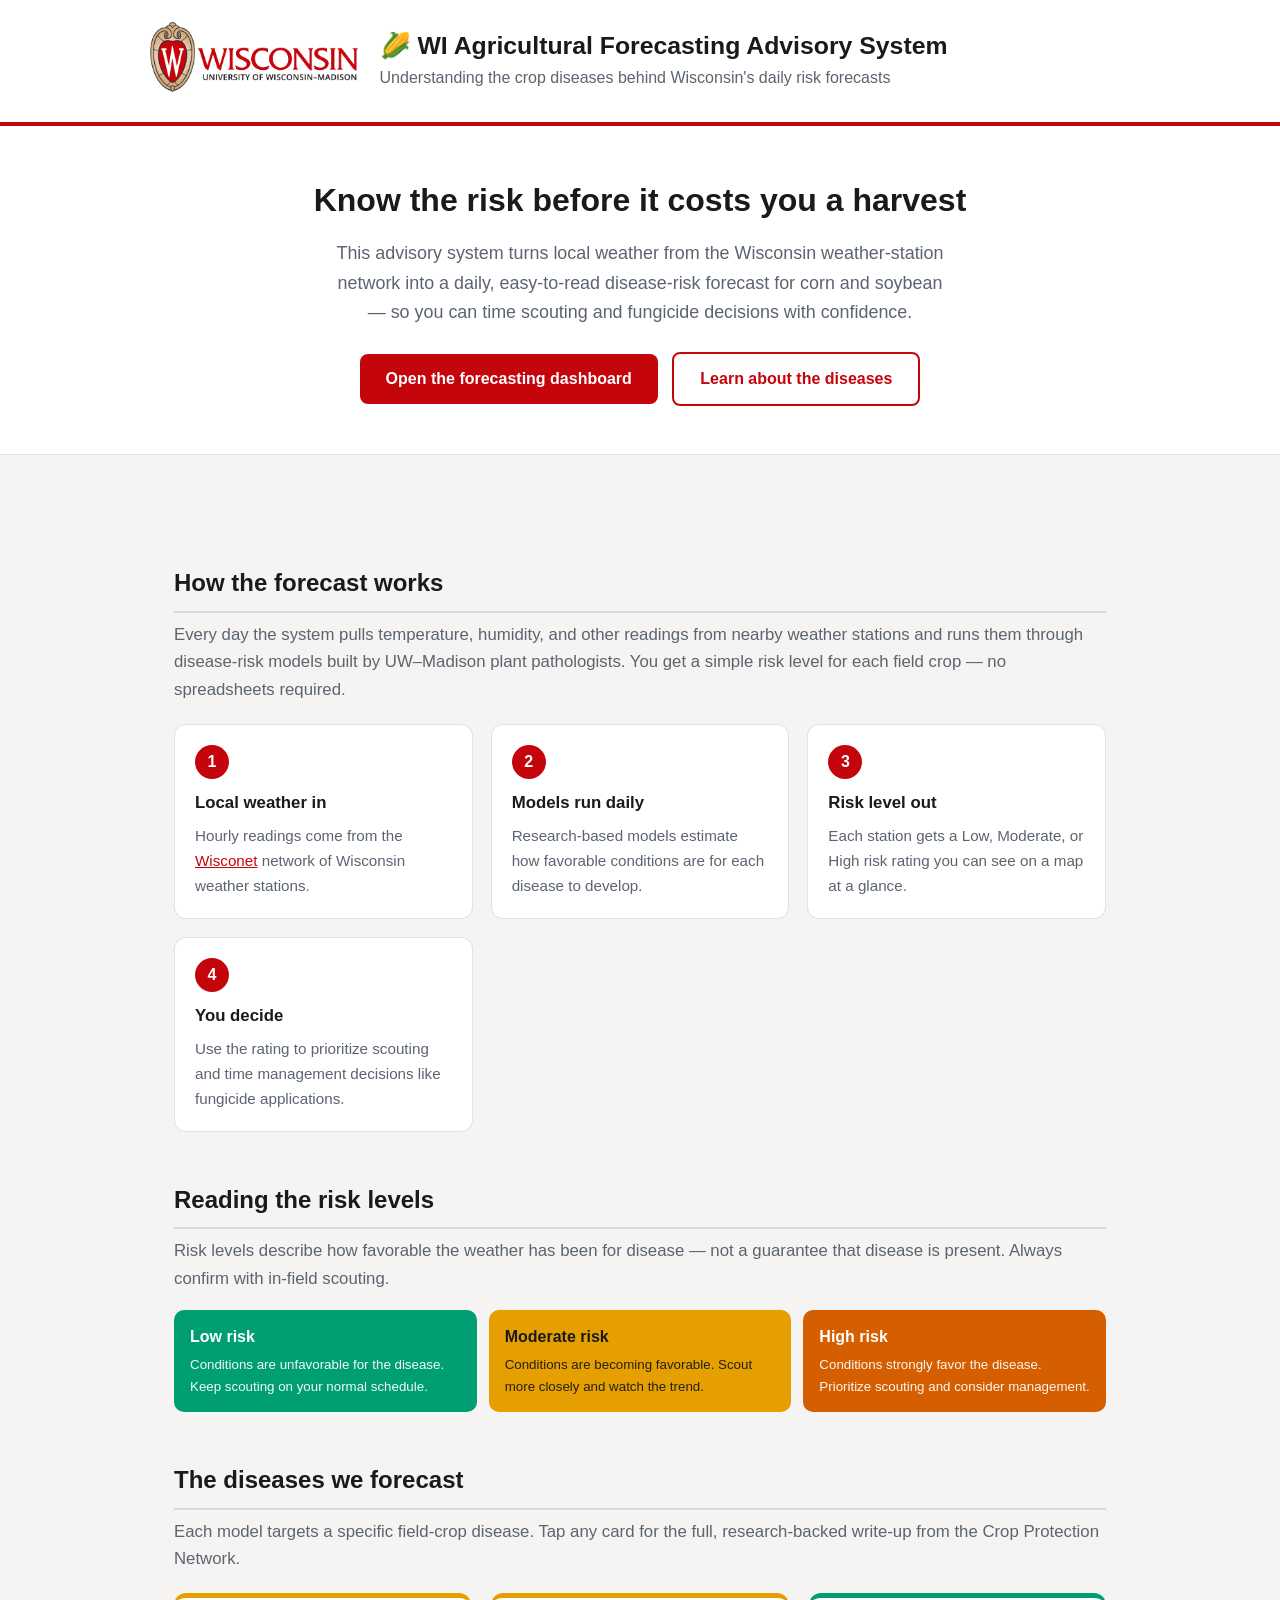
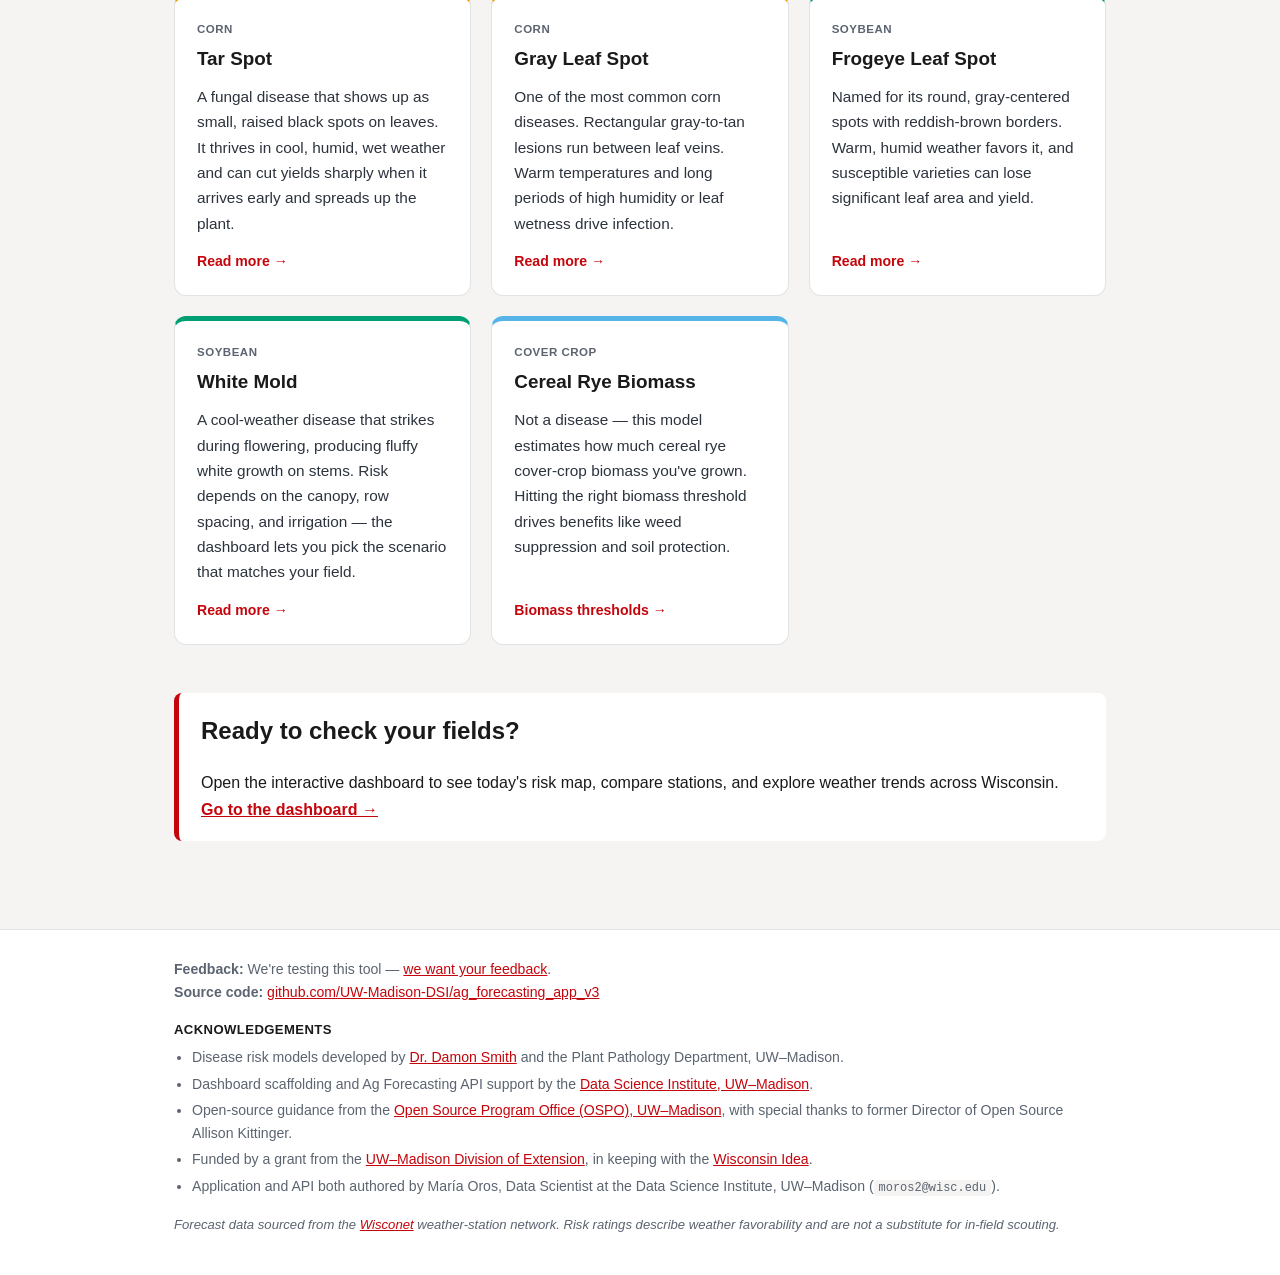
<file: docs/index.html>
<!doctype html>
<html lang="en">
<head>
  <meta charset="utf-8">
  <meta name="viewport" content="width=device-width, initial-scale=1.0">
  <title>Understanding Crop Disease Risk · WI Agricultural Forecasting</title>
  <meta name="description"
        content="A plain-language guide to the corn and soybean diseases — and the cereal rye cover-crop biomass model — behind Wisconsin's daily agricultural risk forecasts.">
  <link rel="icon" href="assets/uw-logo-vertical-color-web-digital.png">
  <link rel="stylesheet" href="style.css">
</head>
<body>

  <!-- ============ Header ============ -->
  <header class="site-header">
    <div class="header-inner">
      <a href="https://www.wisc.edu/" target="_blank" rel="noopener">
        <img class="logo" src="assets/uw-logo-horizontal-color-web-digital.png"
             alt="University of Wisconsin–Madison">
      </a>
      <div class="header-text">
        <h1>🌽 WI Agricultural Forecasting Advisory System</h1>
        <p>Understanding the crop diseases behind Wisconsin's daily risk forecasts</p>
      </div>
    </div>
  </header>

  <!-- ============ Hero ============ -->
  <section class="hero">
    <div class="hero-inner">
      <h2>Know the risk before it costs you a harvest</h2>
      <p>
        This advisory system turns local weather from the Wisconsin weather-station
        network into a daily, easy-to-read disease-risk forecast for corn and
        soybean — so you can time scouting and fungicide decisions with confidence.
      </p>
      <a class="btn" href="https://connect.doit.wisc.edu/ag_forecasting/"
         target="_blank" rel="noopener">Open the forecasting dashboard</a>
      <a class="btn btn-secondary" href="#diseases">Learn about the diseases</a>
    </div>
  </section>

  <main>

    <!-- ============ How it works ============ -->
    <section id="how">
      <h2>How the forecast works</h2>
      <p class="lead">
        Every day the system pulls temperature, humidity, and other readings from
        nearby weather stations and runs them through disease-risk models built by
        UW–Madison plant pathologists. You get a simple risk level for each field
        crop — no spreadsheets required.
      </p>
      <div class="steps">
        <div class="step">
          <div class="num">1</div>
          <h3>Local weather in</h3>
          <p>Hourly readings come from the
             <a href="https://wisconet.wisc.edu/" target="_blank" rel="noopener">Wisconet</a>
             network of Wisconsin weather stations.</p>
        </div>
        <div class="step">
          <div class="num">2</div>
          <h3>Models run daily</h3>
          <p>Research-based models estimate how favorable conditions are for each
             disease to develop.</p>
        </div>
        <div class="step">
          <div class="num">3</div>
          <h3>Risk level out</h3>
          <p>Each station gets a Low, Moderate, or High risk rating you can see on a
             map at a glance.</p>
        </div>
        <div class="step">
          <div class="num">4</div>
          <h3>You decide</h3>
          <p>Use the rating to prioritize scouting and time management decisions like
             fungicide applications.</p>
        </div>
      </div>
    </section>

    <!-- ============ Reading the risk ============ -->
    <section id="risk">
      <h2>Reading the risk levels</h2>
      <p class="lead">
        Risk levels describe how favorable the weather has been for disease — not a
        guarantee that disease is present. Always confirm with in-field scouting.
      </p>
      <div class="risk-legend">
        <div class="risk-pill low">
          Low risk
          <small>Conditions are unfavorable for the disease. Keep scouting on your normal schedule.</small>
        </div>
        <div class="risk-pill mod">
          Moderate risk
          <small>Conditions are becoming favorable. Scout more closely and watch the trend.</small>
        </div>
        <div class="risk-pill high">
          High risk
          <small>Conditions strongly favor the disease. Prioritize scouting and consider management.</small>
        </div>
      </div>
    </section>

    <!-- ============ Diseases ============ -->
    <section id="diseases">
      <h2>The diseases we forecast</h2>
      <p class="lead">
        Each model targets a specific field-crop disease. Tap any card for the full,
        research-backed write-up from the Crop Protection Network.
      </p>
      <div class="cards">

        <div class="card corn">
          <span class="crop">Corn</span>
          <h3>Tar Spot</h3>
          <p>
            A fungal disease that shows up as small, raised black spots on leaves.
            It thrives in cool, humid, wet weather and can cut yields sharply when it
            arrives early and spreads up the plant.
          </p>
          <a class="ref" href="https://cropprotectionnetwork.org/encyclopedia/tar-spot-of-corn"
             target="_blank" rel="noopener">Read more</a>
        </div>

        <div class="card corn">
          <span class="crop">Corn</span>
          <h3>Gray Leaf Spot</h3>
          <p>
            One of the most common corn diseases. Rectangular gray-to-tan lesions
            run between leaf veins. Warm temperatures and long periods of high
            humidity or leaf wetness drive infection.
          </p>
          <a class="ref" href="https://cropprotectionnetwork.org/encyclopedia/gray-leaf-spot-of-corn"
             target="_blank" rel="noopener">Read more</a>
        </div>

        <div class="card soybean">
          <span class="crop">Soybean</span>
          <h3>Frogeye Leaf Spot</h3>
          <p>
            Named for its round, gray-centered spots with reddish-brown borders.
            Warm, humid weather favors it, and susceptible varieties can lose
            significant leaf area and yield.
          </p>
          <a class="ref" href="https://cropprotectionnetwork.org/encyclopedia/frogeye-leaf-spot-of-soybean"
             target="_blank" rel="noopener">Read more</a>
        </div>

        <div class="card soybean">
          <span class="crop">Soybean</span>
          <h3>White Mold</h3>
          <p>
            A cool-weather disease that strikes during flowering, producing fluffy
            white growth on stems. Risk depends on the canopy, row spacing, and
            irrigation — the dashboard lets you pick the scenario that matches your field.
          </p>
          <a class="ref" href="https://cropprotectionnetwork.org/encyclopedia/white-mold-of-soybean"
             target="_blank" rel="noopener">Read more</a>
        </div>

        <div class="card cover">
          <span class="crop">Cover crop</span>
          <h3>Cereal Rye Biomass</h3>
          <p>
            Not a disease — this model estimates how much cereal rye cover-crop
            biomass you've grown. Hitting the right biomass threshold drives benefits
            like weed suppression and soil protection.
          </p>
          <a class="ref"
             href="https://cropsandsoils.extension.wisc.edu/articles/biomass-thresholds-for-cereal-rye-cover-crop-goals/"
             target="_blank" rel="noopener">Biomass thresholds</a>
        </div>

      </div>
    </section>

    <!-- ============ Call to action ============ -->
    <section id="cta">
      <div class="callout">
        <h2 style="border:0; margin-top:0;">Ready to check your fields?</h2>
        <p style="margin-bottom:0;">
          Open the interactive dashboard to see today's risk map, compare stations,
          and explore weather trends across Wisconsin.
          <a href="https://connect.doit.wisc.edu/ag_forecasting/"
             target="_blank" rel="noopener"><strong>Go to the dashboard →</strong></a>
        </p>
      </div>
    </section>

  </main>

  <!-- ============ Footer ============ -->
  <footer class="site-footer">
    <div class="footer-inner">
      <div>
        <strong>Feedback:</strong>
        We're testing this tool —
        <a href="https://forms.gle/qPX1KycHb42mgkYU6" target="_blank" rel="noopener">
          we want your feedback</a>.
      </div>
      <div>
        <strong>Source code:</strong>
        <a href="https://github.com/UW-Madison-DSI/ag_forecasting_app_v3"
           target="_blank" rel="noopener">github.com/UW-Madison-DSI/ag_forecasting_app_v3</a>
      </div>

      <div class="ack-title">Acknowledgements</div>
      <ul>
        <li>Disease risk models developed by
          <a href="https://plantpath.wisc.edu/" target="_blank" rel="noopener">Dr. Damon Smith</a>
          and the Plant Pathology Department, UW–Madison.</li>
        <li>Dashboard scaffolding and Ag Forecasting API support by the
          <a href="https://datascience.wisc.edu/" target="_blank" rel="noopener">
            Data Science Institute, UW–Madison</a>.</li>
        <li>Open-source guidance from the
          <a href="https://ospo.wisc.edu/" target="_blank" rel="noopener">
            Open Source Program Office (OSPO), UW–Madison</a>, with special thanks
          to former Director of Open Source Allison Kittinger.</li>
        <li>Funded by a grant from the
          <a href="https://extension.wisc.edu/" target="_blank" rel="noopener">
            UW–Madison Division of Extension</a>, in keeping with the
          <a href="https://www.wisc.edu/wisconsin-idea/" target="_blank" rel="noopener">
            Wisconsin Idea</a>.</li>
        <li>Application and API both authored by María Oros, Data Scientist at the
          Data Science Institute, UW–Madison (<code>moros2@wisc.edu</code>).</li>
      </ul>

      <p style="margin-top:16px; font-style:italic; font-size:0.82rem;">
        Forecast data sourced from the
        <a href="https://wisconet.wisc.edu/" target="_blank" rel="noopener">Wisconet</a>
        weather-station network. Risk ratings describe weather favorability and are
        not a substitute for in-field scouting.
      </p>
    </div>
  </footer>

</body>
</html>
</file>
<file: docs/style.css>
/* ============================================================
   Crop Disease Forecasting — farmer-facing education page.
   Standalone stylesheet (no build step) using the UW–Madison
   brand palette so it matches the dashboard.
   ============================================================ */

:root {
  --uw-red:      #C5050C;   /* Badger Red */
  --uw-anchor:   #9B0000;
  --ink:         #1a1a1a;
  --ink-muted:   #5b6470;
  --surface:     #ffffff;
  --surface-alt: #f5f4f2;
  --border:      rgba(17, 24, 39, 0.12);

  /* Okabe–Ito colorblind-safe accents, matching CLASS_COLORS. */
  --risk-low:    #009E73;
  --risk-mod:    #E69F00;
  --risk-high:   #D55E00;
}

* { box-sizing: border-box; }

html { scroll-behavior: smooth; }

body {
  margin: 0;
  font-family: -apple-system, BlinkMacSystemFont, "Segoe UI", Roboto, Helvetica, Arial, sans-serif;
  color: var(--ink);
  background: var(--surface-alt);
  line-height: 1.65;
}

a { color: var(--uw-red); }
a:hover { color: var(--uw-anchor); }

/* -------------------- Header -------------------- */
.site-header {
  background: var(--surface);
  border-bottom: 4px solid var(--uw-red);
  padding: 22px 24px;
}
.header-inner {
  max-width: 980px;
  margin: 0 auto;
  display: flex;
  align-items: center;
  gap: 22px;
  flex-wrap: wrap;
}
.site-header img.logo {
  height: 70px;
  width: auto;
}
.header-text h1 {
  margin: 0;
  font-size: 1.55rem;
  line-height: 1.2;
}
.header-text p {
  margin: 4px 0 0;
  color: var(--ink-muted);
  font-size: 1rem;
}

/* -------------------- Hero -------------------- */
.hero {
  background: var(--surface);
  color: var(--ink);
  padding: 48px 24px;
  text-align: center;
  border-bottom: 1px solid var(--border);
}
.hero-inner { max-width: 760px; margin: 0 auto; }
.hero h2 { margin: 0 0 12px; font-size: 2rem; }
.hero p { margin: 0 auto 24px; font-size: 1.12rem; color: var(--ink-muted); max-width: 620px; }
.btn {
  display: inline-block;
  background: var(--uw-red);
  color: #fff;
  font-weight: 700;
  text-decoration: none;
  padding: 12px 26px;
  border-radius: 8px;
  transition: transform 0.08s ease, box-shadow 0.08s ease;
}
.btn:hover { transform: translateY(-1px); box-shadow: 0 6px 16px rgba(0,0,0,0.15); color: #fff; }
.btn-secondary {
  background: transparent;
  color: var(--uw-red);
  border: 2px solid var(--uw-red);
  margin-left: 10px;
}
.btn-secondary:hover { background: rgba(197,5,12,0.06); color: var(--uw-red); }

/* -------------------- Layout -------------------- */
main { max-width: 980px; margin: 0 auto; padding: 40px 24px; }
section { margin-bottom: 48px; }
section > h2 {
  font-size: 1.5rem;
  border-bottom: 2px solid var(--border);
  padding-bottom: 8px;
  margin-bottom: 8px;
}
.lead { color: var(--ink-muted); font-size: 1.05rem; margin-top: 0; }

/* -------------------- How it works steps -------------------- */
.steps {
  display: grid;
  grid-template-columns: repeat(auto-fit, minmax(220px, 1fr));
  gap: 18px;
  margin-top: 20px;
}
.step {
  background: var(--surface);
  border: 1px solid var(--border);
  border-radius: 12px;
  padding: 20px;
}
.step .num {
  display: inline-flex;
  align-items: center;
  justify-content: center;
  width: 34px; height: 34px;
  border-radius: 50%;
  background: var(--uw-red);
  color: #fff;
  font-weight: 700;
  margin-bottom: 10px;
}
.step h3 { margin: 0 0 6px; font-size: 1.05rem; }
.step p { margin: 0; color: var(--ink-muted); font-size: 0.95rem; }

/* -------------------- Risk legend -------------------- */
.risk-legend { display: flex; gap: 12px; flex-wrap: wrap; margin-top: 16px; }
.risk-pill {
  flex: 1 1 200px;
  border-radius: 10px;
  padding: 14px 16px;
  color: #fff;
  font-weight: 600;
}
.risk-pill small { display: block; font-weight: 400; opacity: 0.95; margin-top: 4px; }
.risk-pill.low  { background: var(--risk-low); }
.risk-pill.mod  { background: var(--risk-mod); color: #1a1a1a; }
.risk-pill.high { background: var(--risk-high); }

/* -------------------- Disease cards -------------------- */
.cards {
  display: grid;
  grid-template-columns: repeat(auto-fit, minmax(280px, 1fr));
  gap: 20px;
  margin-top: 20px;
}
.card {
  background: var(--surface);
  border: 1px solid var(--border);
  border-radius: 12px;
  padding: 22px;
  border-top: 5px solid var(--uw-red);
  display: flex;
  flex-direction: column;
}
.card .crop {
  display: inline-block;
  font-size: 0.72rem;
  font-weight: 700;
  text-transform: uppercase;
  letter-spacing: 0.5px;
  color: var(--ink-muted);
  margin-bottom: 4px;
}
.card h3 { margin: 0 0 10px; font-size: 1.18rem; }
.card p { margin: 0 0 14px; font-size: 0.96rem; color: #2c333d; flex-grow: 1; }
.card .ref {
  font-size: 0.88rem;
  font-weight: 600;
  text-decoration: none;
}
.card .ref::after { content: " →"; }
.card.corn    { border-top-color: var(--risk-mod); }
.card.soybean { border-top-color: var(--risk-low); }
.card.cover   { border-top-color: #56B4E9; }

/* -------------------- Callout -------------------- */
.callout {
  background: var(--surface);
  border-left: 5px solid var(--uw-red);
  border-radius: 8px;
  padding: 18px 22px;
}

/* -------------------- Footer -------------------- */
.site-footer {
  background: var(--surface);
  border-top: 1px solid var(--border);
  color: var(--ink-muted);
  font-size: 0.88rem;
  line-height: 1.6;
}
.footer-inner { max-width: 980px; margin: 0 auto; padding: 28px 24px; }
.footer-inner .ack-title {
  color: var(--ink);
  font-weight: 700;
  text-transform: uppercase;
  letter-spacing: 0.4px;
  font-size: 0.82rem;
  margin: 16px 0 6px;
}
.footer-inner ul { margin: 0; padding-left: 18px; }
.footer-inner li { margin-bottom: 4px; }
.footer-inner code {
  background: var(--surface-alt);
  padding: 1px 5px;
  border-radius: 3px;
  font-size: 0.85em;
}

@media (max-width: 600px) {
  .header-inner { flex-direction: column; align-items: flex-start; }
  .btn-secondary { margin-left: 0; margin-top: 10px; }
}
</file>
